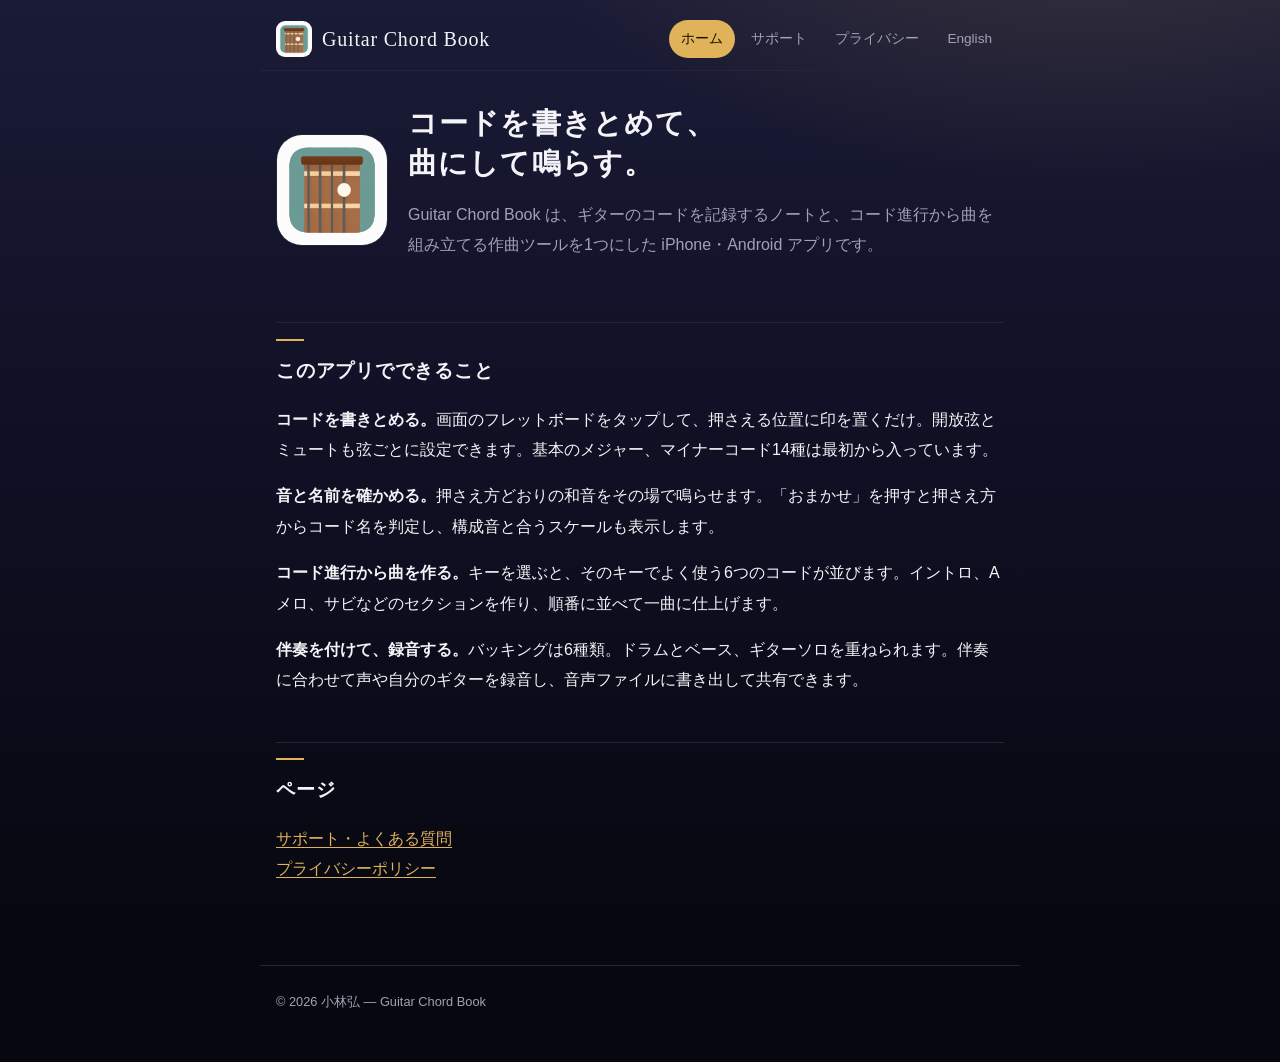
<file: index.html>
<!doctype html>
<html lang="ja">
<head>
<meta charset="utf-8">
<meta name="viewport" content="width=device-width, initial-scale=1">
<meta name="theme-color" content="#07070f">
<link rel="stylesheet" href="style.css">
<title>Guitar Chord Book｜コードを書きとめて、曲にして鳴らす</title>
</head><body>
<header class="bar"><a class="mark" href="index.html"><img src="mark.png" alt=""><span>Guitar Chord Book</span></a><nav><a href="index.html" aria-current="page">ホーム</a><a href="support.html">サポート</a><a href="privacy.html">プライバシー</a><a href="en/index.html">English</a></nav></header>
<main>
<div class="hero"><img src="icon.png" alt="Guitar Chord Book のアイコン"><div>
<h1>コードを書きとめて、<br>曲にして鳴らす。</h1>
<p class="muted">Guitar Chord Book は、ギターのコードを記録するノートと、コード進行から曲を組み立てる作曲ツールを1つにした iPhone・Android アプリです。</p>
</div></div>

<h2>このアプリでできること</h2>
<p><strong>コードを書きとめる。</strong>画面のフレットボードをタップして、押さえる位置に印を置くだけ。開放弦とミュートも弦ごとに設定できます。基本のメジャー、マイナーコード14種は最初から入っています。</p>
<p><strong>音と名前を確かめる。</strong>押さえ方どおりの和音をその場で鳴らせます。「おまかせ」を押すと押さえ方からコード名を判定し、構成音と合うスケールも表示します。</p>
<p><strong>コード進行から曲を作る。</strong>キーを選ぶと、そのキーでよく使う6つのコードが並びます。イントロ、Aメロ、サビなどのセクションを作り、順番に並べて一曲に仕上げます。</p>
<p><strong>伴奏を付けて、録音する。</strong>バッキングは6種類。ドラムとベース、ギターソロを重ねられます。伴奏に合わせて声や自分のギターを録音し、音声ファイルに書き出して共有できます。</p>

<h2>ページ</h2>
<p><a href="support.html">サポート・よくある質問</a><br><a href="privacy.html">プライバシーポリシー</a></p>
</main>
<footer>© 2026 小林弘 — Guitar Chord Book</footer>
</body>
</html>
</file>
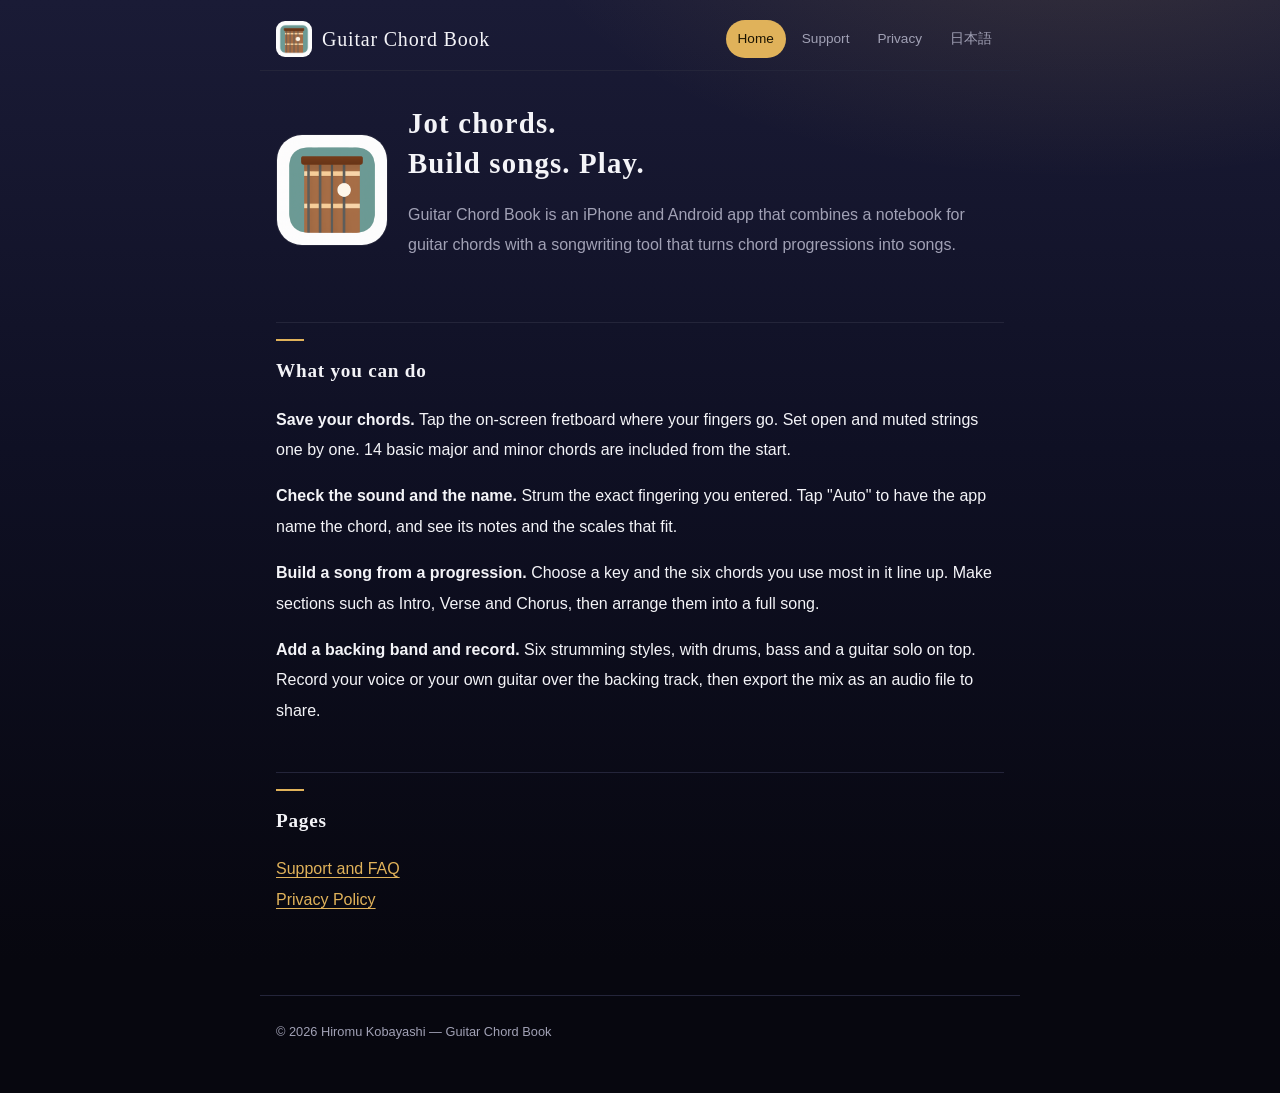
<file: en/index.html>
<!doctype html>
<html lang="en">
<head>
<meta charset="utf-8">
<meta name="viewport" content="width=device-width, initial-scale=1">
<meta name="theme-color" content="#07070f">
<link rel="stylesheet" href="../style.css">
<title>Guitar Chord Book | Jot chords. Build songs. Play.</title>
</head><body>
<header class="bar"><a class="mark" href="index.html"><img src="../mark.png" alt=""><span>Guitar Chord Book</span></a><nav><a href="index.html" aria-current="page">Home</a><a href="support.html">Support</a><a href="privacy.html">Privacy</a><a href="../index.html">日本語</a></nav></header>
<main>
<div class="hero"><img src="../icon.png" alt="Guitar Chord Book icon"><div>
<h1>Jot chords.<br>Build songs. Play.</h1>
<p class="muted">Guitar Chord Book is an iPhone and Android app that combines a notebook for guitar chords with a songwriting tool that turns chord progressions into songs.</p>
</div></div>

<h2>What you can do</h2>
<p><strong>Save your chords.</strong> Tap the on-screen fretboard where your fingers go. Set open and muted strings one by one. 14 basic major and minor chords are included from the start.</p>
<p><strong>Check the sound and the name.</strong> Strum the exact fingering you entered. Tap "Auto" to have the app name the chord, and see its notes and the scales that fit.</p>
<p><strong>Build a song from a progression.</strong> Choose a key and the six chords you use most in it line up. Make sections such as Intro, Verse and Chorus, then arrange them into a full song.</p>
<p><strong>Add a backing band and record.</strong> Six strumming styles, with drums, bass and a guitar solo on top. Record your voice or your own guitar over the backing track, then export the mix as an audio file to share.</p>

<h2>Pages</h2>
<p><a href="support.html">Support and FAQ</a><br><a href="privacy.html">Privacy Policy</a></p>
</main>
<footer>© 2026 Hiromu Kobayashi — Guitar Chord Book</footer>
</body>
</html>
</file>
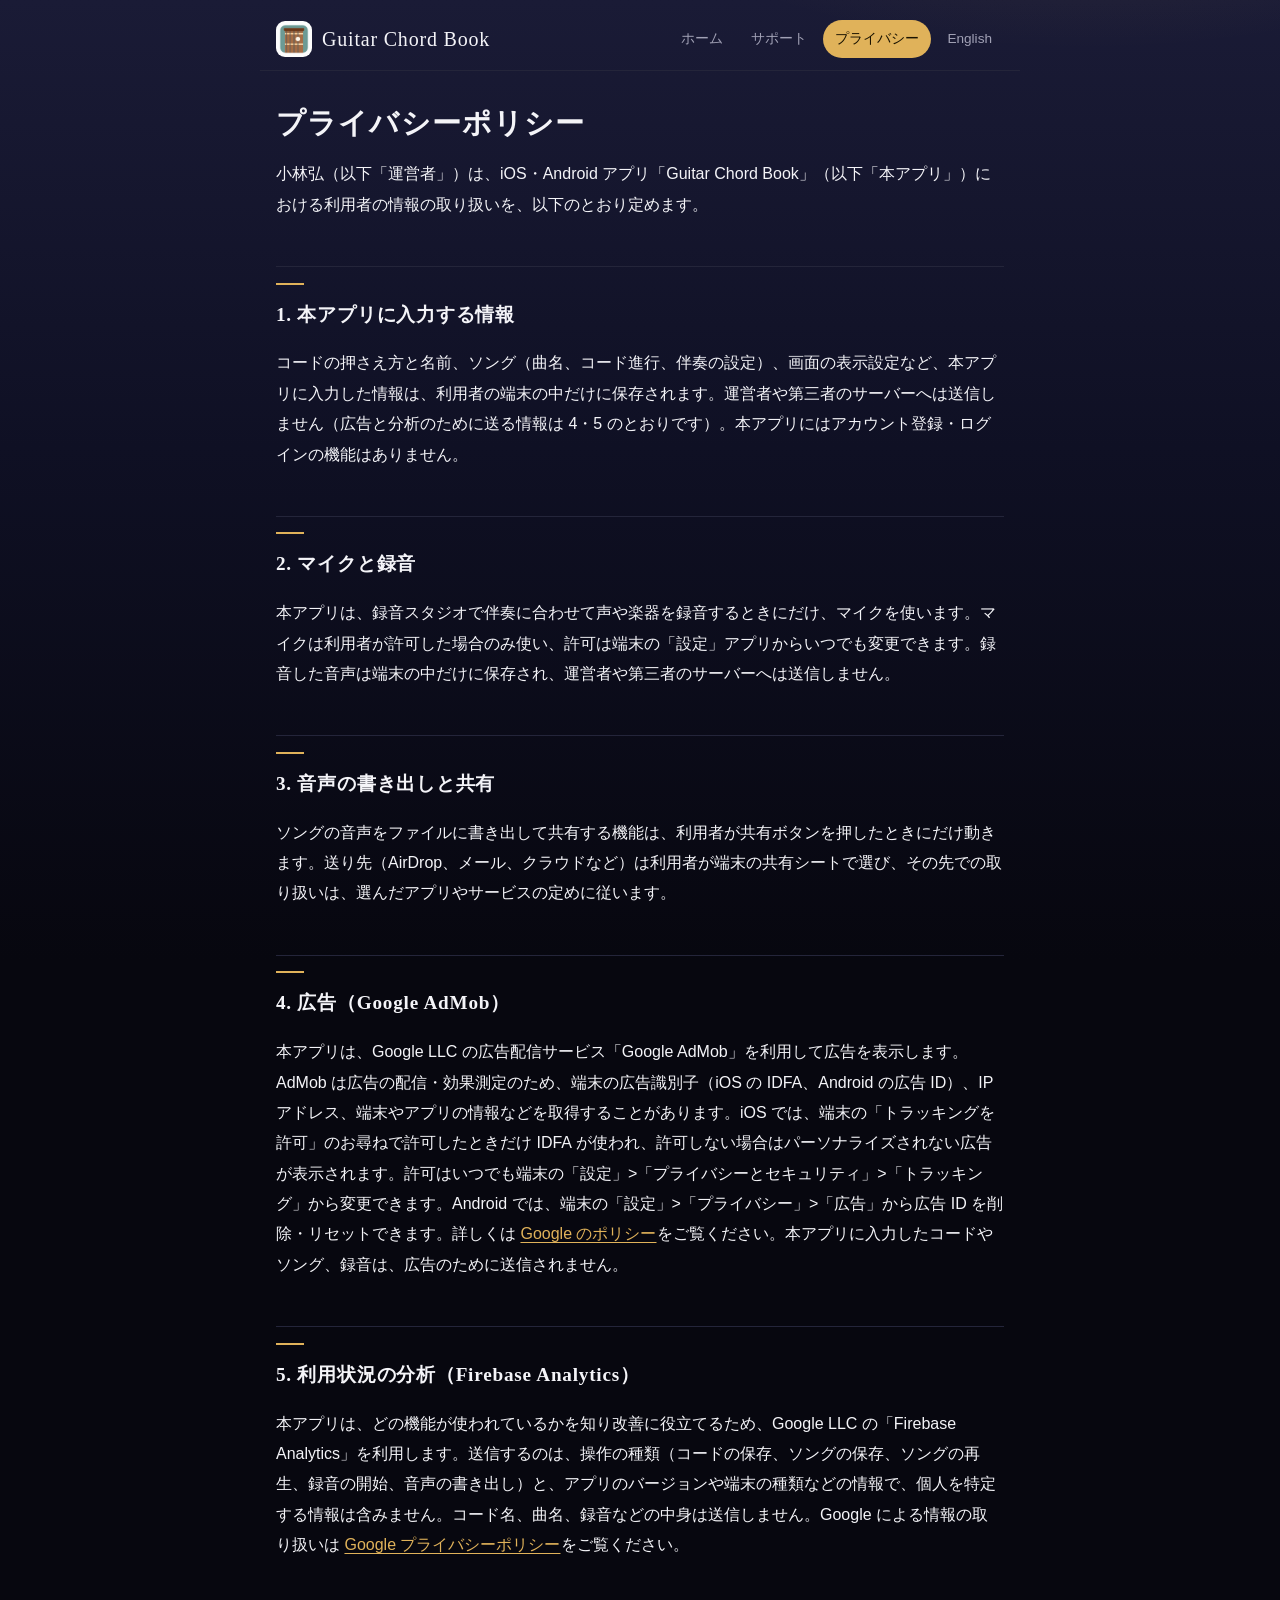
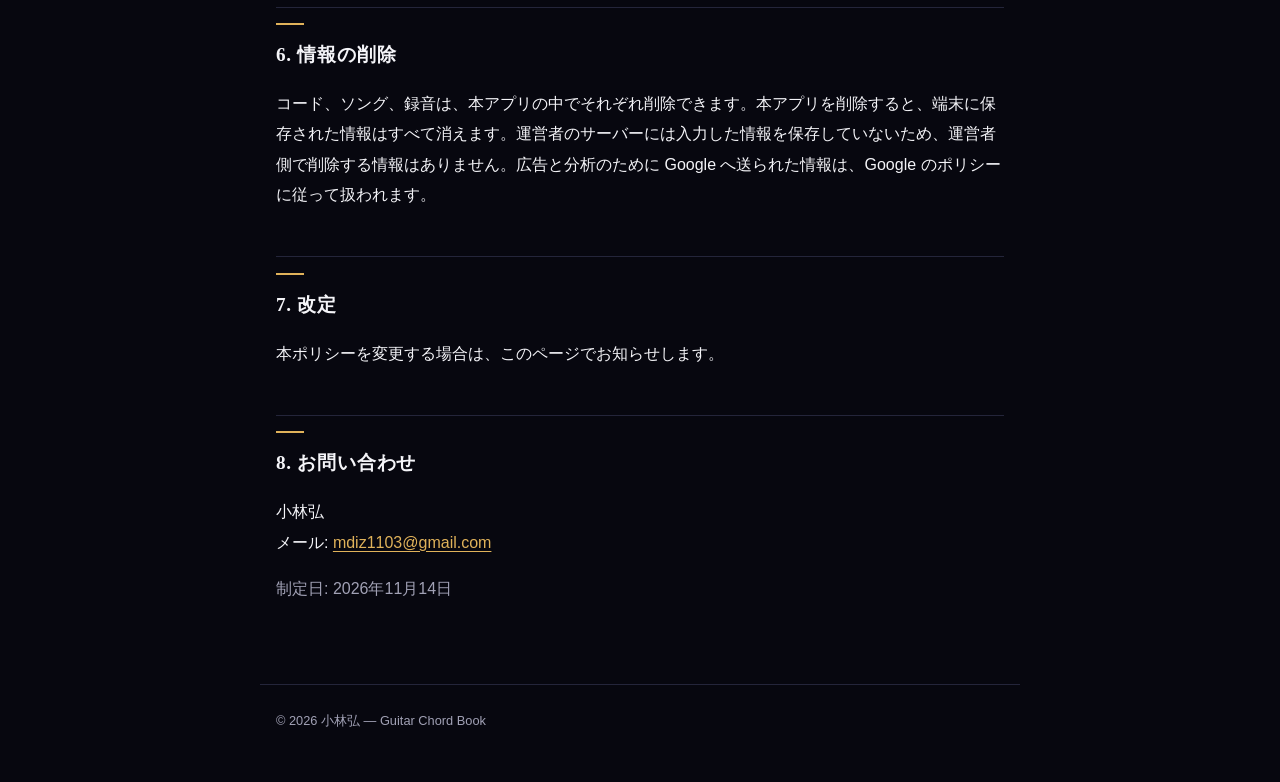
<file: privacy.html>
<!doctype html>
<html lang="ja">
<head>
<meta charset="utf-8">
<meta name="viewport" content="width=device-width, initial-scale=1">
<meta name="theme-color" content="#07070f">
<link rel="stylesheet" href="style.css">
<title>プライバシーポリシー｜Guitar Chord Book</title>
</head><body>
<header class="bar"><a class="mark" href="index.html"><img src="mark.png" alt=""><span>Guitar Chord Book</span></a><nav><a href="index.html">ホーム</a><a href="support.html">サポート</a><a href="privacy.html" aria-current="page">プライバシー</a><a href="en/privacy.html">English</a></nav></header>
<main>
<h1>プライバシーポリシー</h1>
<p>小林弘（以下「運営者」）は、iOS・Android アプリ「Guitar Chord Book」（以下「本アプリ」）における利用者の情報の取り扱いを、以下のとおり定めます。</p>

<h2>1. 本アプリに入力する情報</h2>
<p>コードの押さえ方と名前、ソング（曲名、コード進行、伴奏の設定）、画面の表示設定など、本アプリに入力した情報は、利用者の端末の中だけに保存されます。運営者や第三者のサーバーへは送信しません（広告と分析のために送る情報は 4・5 のとおりです）。本アプリにはアカウント登録・ログインの機能はありません。</p>

<h2>2. マイクと録音</h2>
<p>本アプリは、録音スタジオで伴奏に合わせて声や楽器を録音するときにだけ、マイクを使います。マイクは利用者が許可した場合のみ使い、許可は端末の「設定」アプリからいつでも変更できます。録音した音声は端末の中だけに保存され、運営者や第三者のサーバーへは送信しません。</p>

<h2>3. 音声の書き出しと共有</h2>
<p>ソングの音声をファイルに書き出して共有する機能は、利用者が共有ボタンを押したときにだけ動きます。送り先（AirDrop、メール、クラウドなど）は利用者が端末の共有シートで選び、その先での取り扱いは、選んだアプリやサービスの定めに従います。</p>

<h2>4. 広告（Google AdMob）</h2>
<p>本アプリは、Google LLC の広告配信サービス「Google AdMob」を利用して広告を表示します。AdMob は広告の配信・効果測定のため、端末の広告識別子（iOS の IDFA、Android の広告 ID）、IP アドレス、端末やアプリの情報などを取得することがあります。iOS では、端末の「トラッキングを許可」のお尋ねで許可したときだけ IDFA が使われ、許可しない場合はパーソナライズされない広告が表示されます。許可はいつでも端末の「設定」&gt;「プライバシーとセキュリティ」&gt;「トラッキング」から変更できます。Android では、端末の「設定」&gt;「プライバシー」&gt;「広告」から広告 ID を削除・リセットできます。詳しくは <a href="https://policies.google.com/technologies/ads">Google のポリシー</a>をご覧ください。本アプリに入力したコードやソング、録音は、広告のために送信されません。</p>

<h2>5. 利用状況の分析（Firebase Analytics）</h2>
<p>本アプリは、どの機能が使われているかを知り改善に役立てるため、Google LLC の「Firebase Analytics」を利用します。送信するのは、操作の種類（コードの保存、ソングの保存、ソングの再生、録音の開始、音声の書き出し）と、アプリのバージョンや端末の種類などの情報で、個人を特定する情報は含みません。コード名、曲名、録音などの中身は送信しません。Google による情報の取り扱いは <a href="https://policies.google.com/privacy">Google プライバシーポリシー</a>をご覧ください。</p>

<h2>6. 情報の削除</h2>
<p>コード、ソング、録音は、本アプリの中でそれぞれ削除できます。本アプリを削除すると、端末に保存された情報はすべて消えます。運営者のサーバーには入力した情報を保存していないため、運営者側で削除する情報はありません。広告と分析のために Google へ送られた情報は、Google のポリシーに従って扱われます。</p>

<h2>7. 改定</h2>
<p>本ポリシーを変更する場合は、このページでお知らせします。</p>

<h2>8. お問い合わせ</h2>
<p>小林弘<br>メール: <a href="mailto:mdiz1103@gmail.com">mdiz1103@gmail.com</a></p>

<p class="muted">制定日: 2026年11月14日</p>
</main>
<footer>© 2026 小林弘 — Guitar Chord Book</footer>
</body>
</html>
</file>
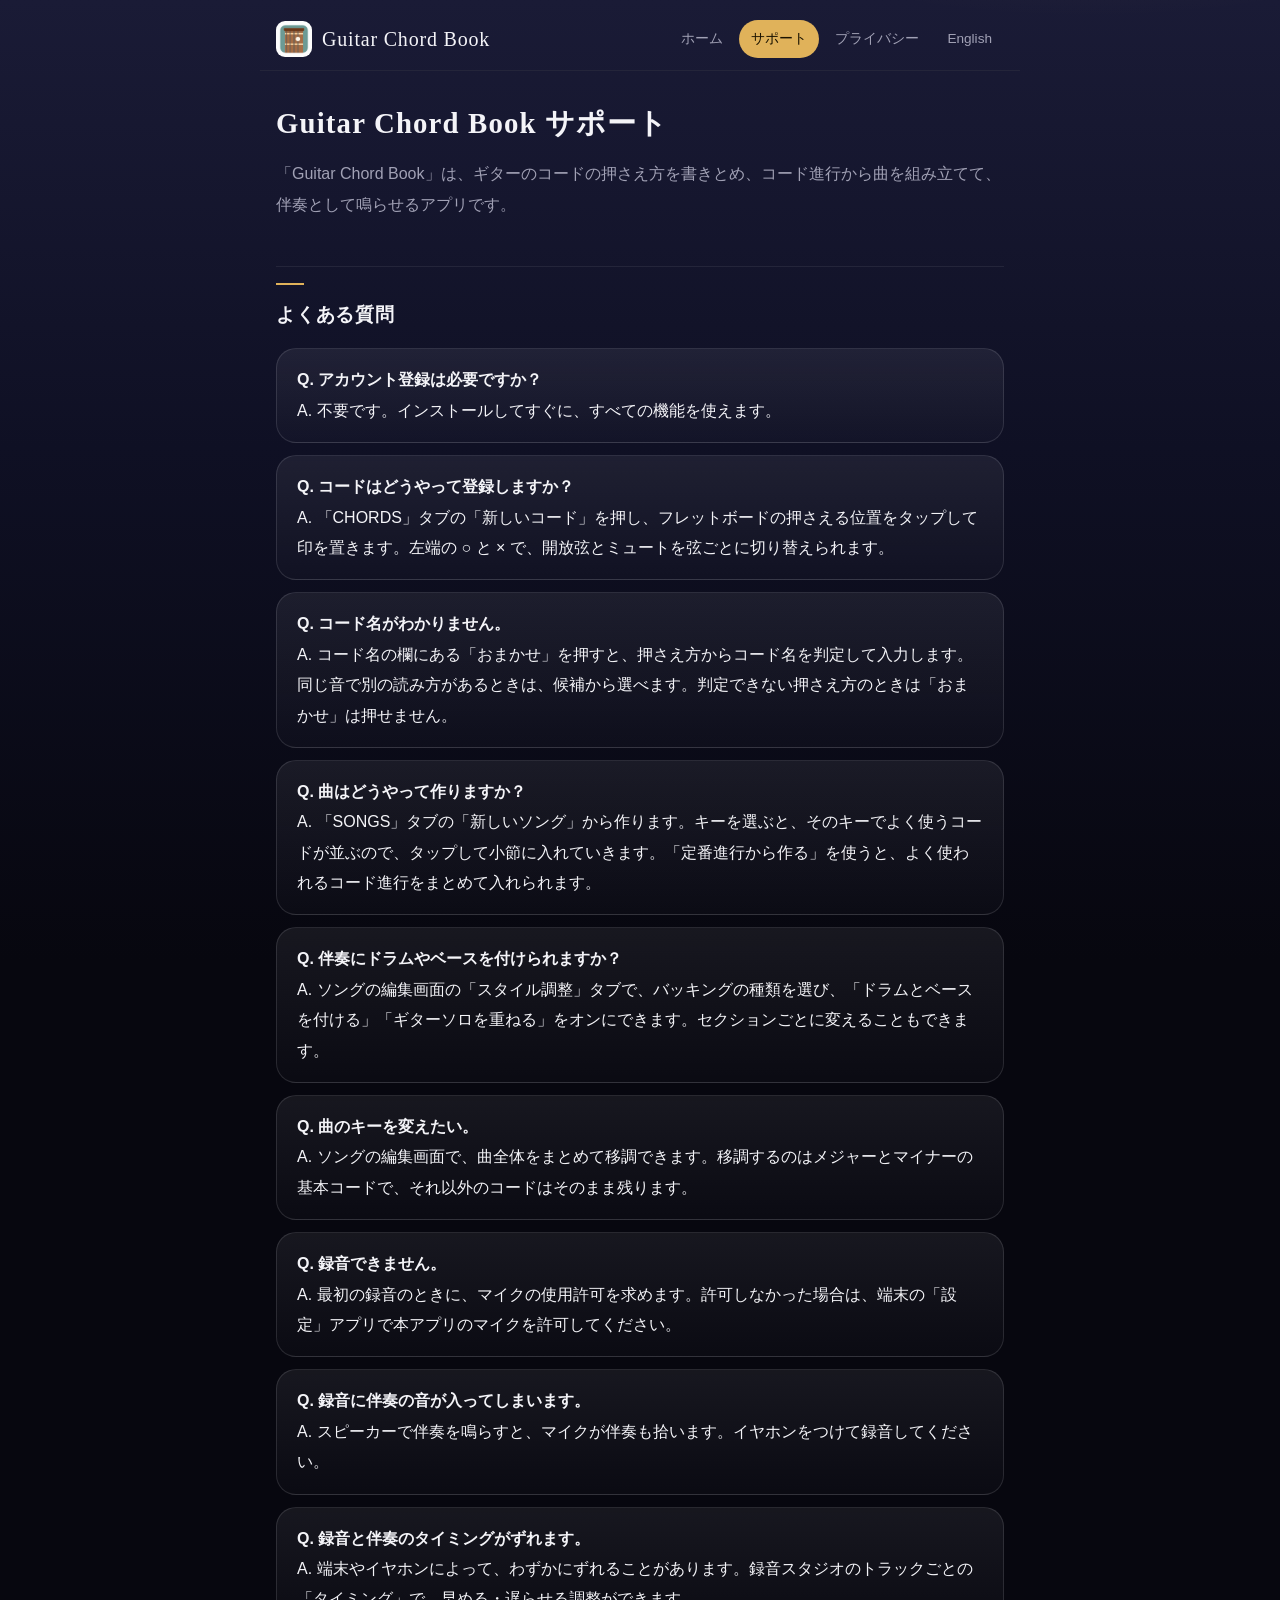
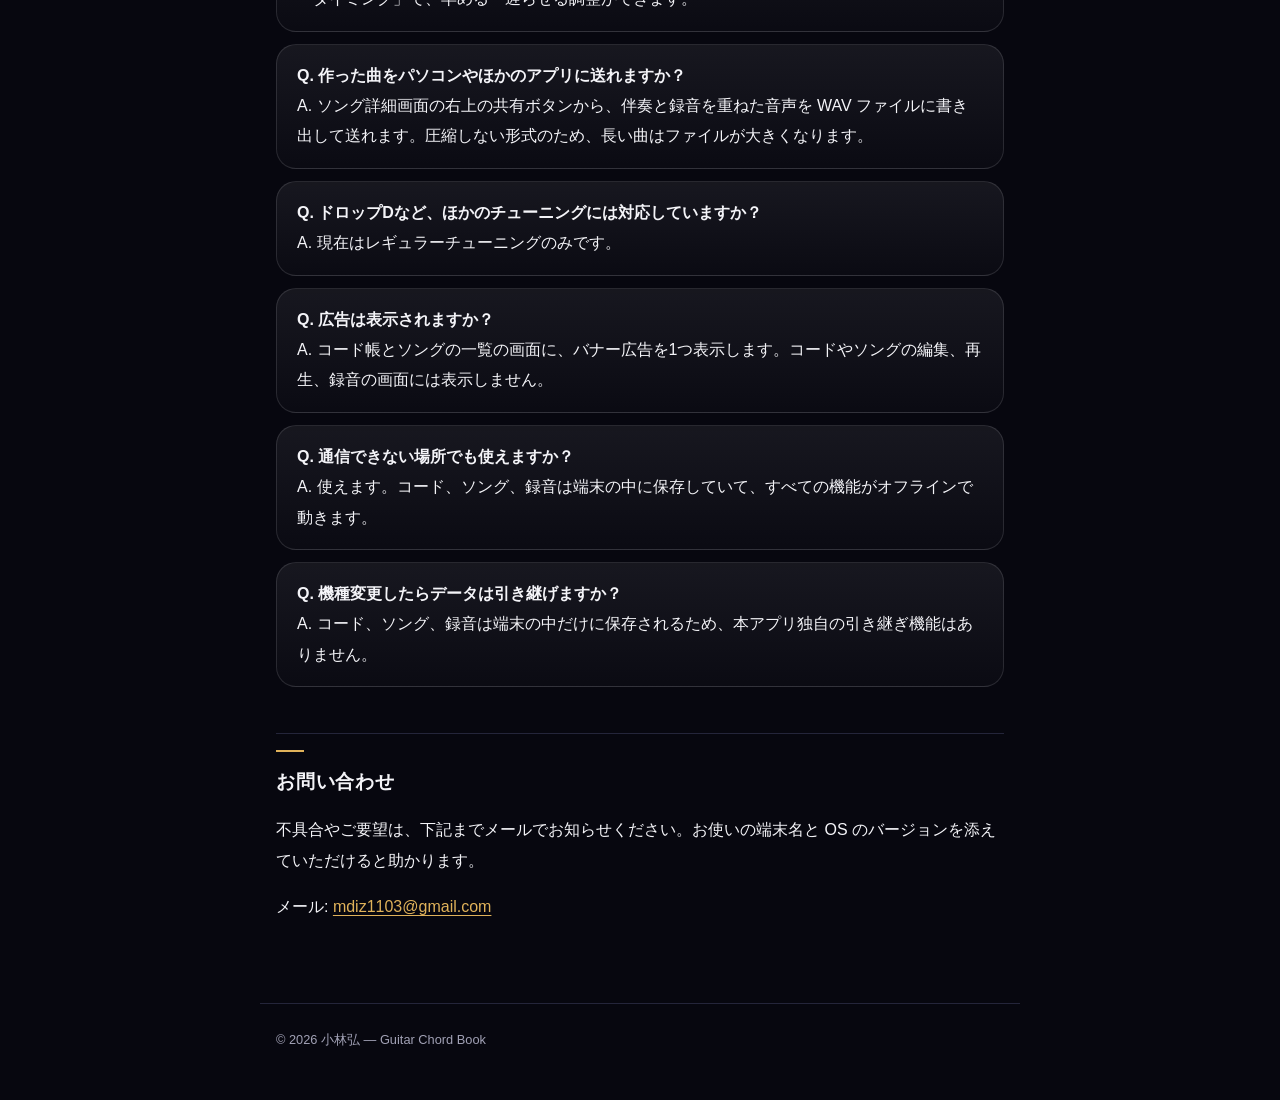
<file: support.html>
<!doctype html>
<html lang="ja">
<head>
<meta charset="utf-8">
<meta name="viewport" content="width=device-width, initial-scale=1">
<meta name="theme-color" content="#07070f">
<link rel="stylesheet" href="style.css">
<title>サポート｜Guitar Chord Book</title>
</head><body>
<header class="bar"><a class="mark" href="index.html"><img src="mark.png" alt=""><span>Guitar Chord Book</span></a><nav><a href="index.html">ホーム</a><a href="support.html" aria-current="page">サポート</a><a href="privacy.html">プライバシー</a><a href="en/support.html">English</a></nav></header>
<main>
<h1>Guitar Chord Book サポート</h1>
<p class="muted">「Guitar Chord Book」は、ギターのコードの押さえ方を書きとめ、コード進行から曲を組み立てて、伴奏として鳴らせるアプリです。</p>

<h2>よくある質問</h2>
<div class="qa"><p><strong>Q. アカウント登録は必要ですか？</strong><br>A. 不要です。インストールしてすぐに、すべての機能を使えます。</p></div>
<div class="qa"><p><strong>Q. コードはどうやって登録しますか？</strong><br>A. 「CHORDS」タブの「新しいコード」を押し、フレットボードの押さえる位置をタップして印を置きます。左端の ○ と × で、開放弦とミュートを弦ごとに切り替えられます。</p></div>
<div class="qa"><p><strong>Q. コード名がわかりません。</strong><br>A. コード名の欄にある「おまかせ」を押すと、押さえ方からコード名を判定して入力します。同じ音で別の読み方があるときは、候補から選べます。判定できない押さえ方のときは「おまかせ」は押せません。</p></div>
<div class="qa"><p><strong>Q. 曲はどうやって作りますか？</strong><br>A. 「SONGS」タブの「新しいソング」から作ります。キーを選ぶと、そのキーでよく使うコードが並ぶので、タップして小節に入れていきます。「定番進行から作る」を使うと、よく使われるコード進行をまとめて入れられます。</p></div>
<div class="qa"><p><strong>Q. 伴奏にドラムやベースを付けられますか？</strong><br>A. ソングの編集画面の「スタイル調整」タブで、バッキングの種類を選び、「ドラムとベースを付ける」「ギターソロを重ねる」をオンにできます。セクションごとに変えることもできます。</p></div>
<div class="qa"><p><strong>Q. 曲のキーを変えたい。</strong><br>A. ソングの編集画面で、曲全体をまとめて移調できます。移調するのはメジャーとマイナーの基本コードで、それ以外のコードはそのまま残ります。</p></div>
<div class="qa"><p><strong>Q. 録音できません。</strong><br>A. 最初の録音のときに、マイクの使用許可を求めます。許可しなかった場合は、端末の「設定」アプリで本アプリのマイクを許可してください。</p></div>
<div class="qa"><p><strong>Q. 録音に伴奏の音が入ってしまいます。</strong><br>A. スピーカーで伴奏を鳴らすと、マイクが伴奏も拾います。イヤホンをつけて録音してください。</p></div>
<div class="qa"><p><strong>Q. 録音と伴奏のタイミングがずれます。</strong><br>A. 端末やイヤホンによって、わずかにずれることがあります。録音スタジオのトラックごとの「タイミング」で、早める・遅らせる調整ができます。</p></div>
<div class="qa"><p><strong>Q. 作った曲をパソコンやほかのアプリに送れますか？</strong><br>A. ソング詳細画面の右上の共有ボタンから、伴奏と録音を重ねた音声を WAV ファイルに書き出して送れます。圧縮しない形式のため、長い曲はファイルが大きくなります。</p></div>
<div class="qa"><p><strong>Q. ドロップDなど、ほかのチューニングには対応していますか？</strong><br>A. 現在はレギュラーチューニングのみです。</p></div>
<div class="qa"><p><strong>Q. 広告は表示されますか？</strong><br>A. コード帳とソングの一覧の画面に、バナー広告を1つ表示します。コードやソングの編集、再生、録音の画面には表示しません。</p></div>
<div class="qa"><p><strong>Q. 通信できない場所でも使えますか？</strong><br>A. 使えます。コード、ソング、録音は端末の中に保存していて、すべての機能がオフラインで動きます。</p></div>
<div class="qa"><p><strong>Q. 機種変更したらデータは引き継げますか？</strong><br>A. コード、ソング、録音は端末の中だけに保存されるため、本アプリ独自の引き継ぎ機能はありません。</p></div>

<h2>お問い合わせ</h2>
<p>不具合やご要望は、下記までメールでお知らせください。お使いの端末名と OS のバージョンを添えていただけると助かります。</p>
<p>メール: <a href="mailto:mdiz1103@gmail.com">mdiz1103@gmail.com</a></p>
</main>
<footer>© 2026 小林弘 — Guitar Chord Book</footer>
</body>
</html>
</file>
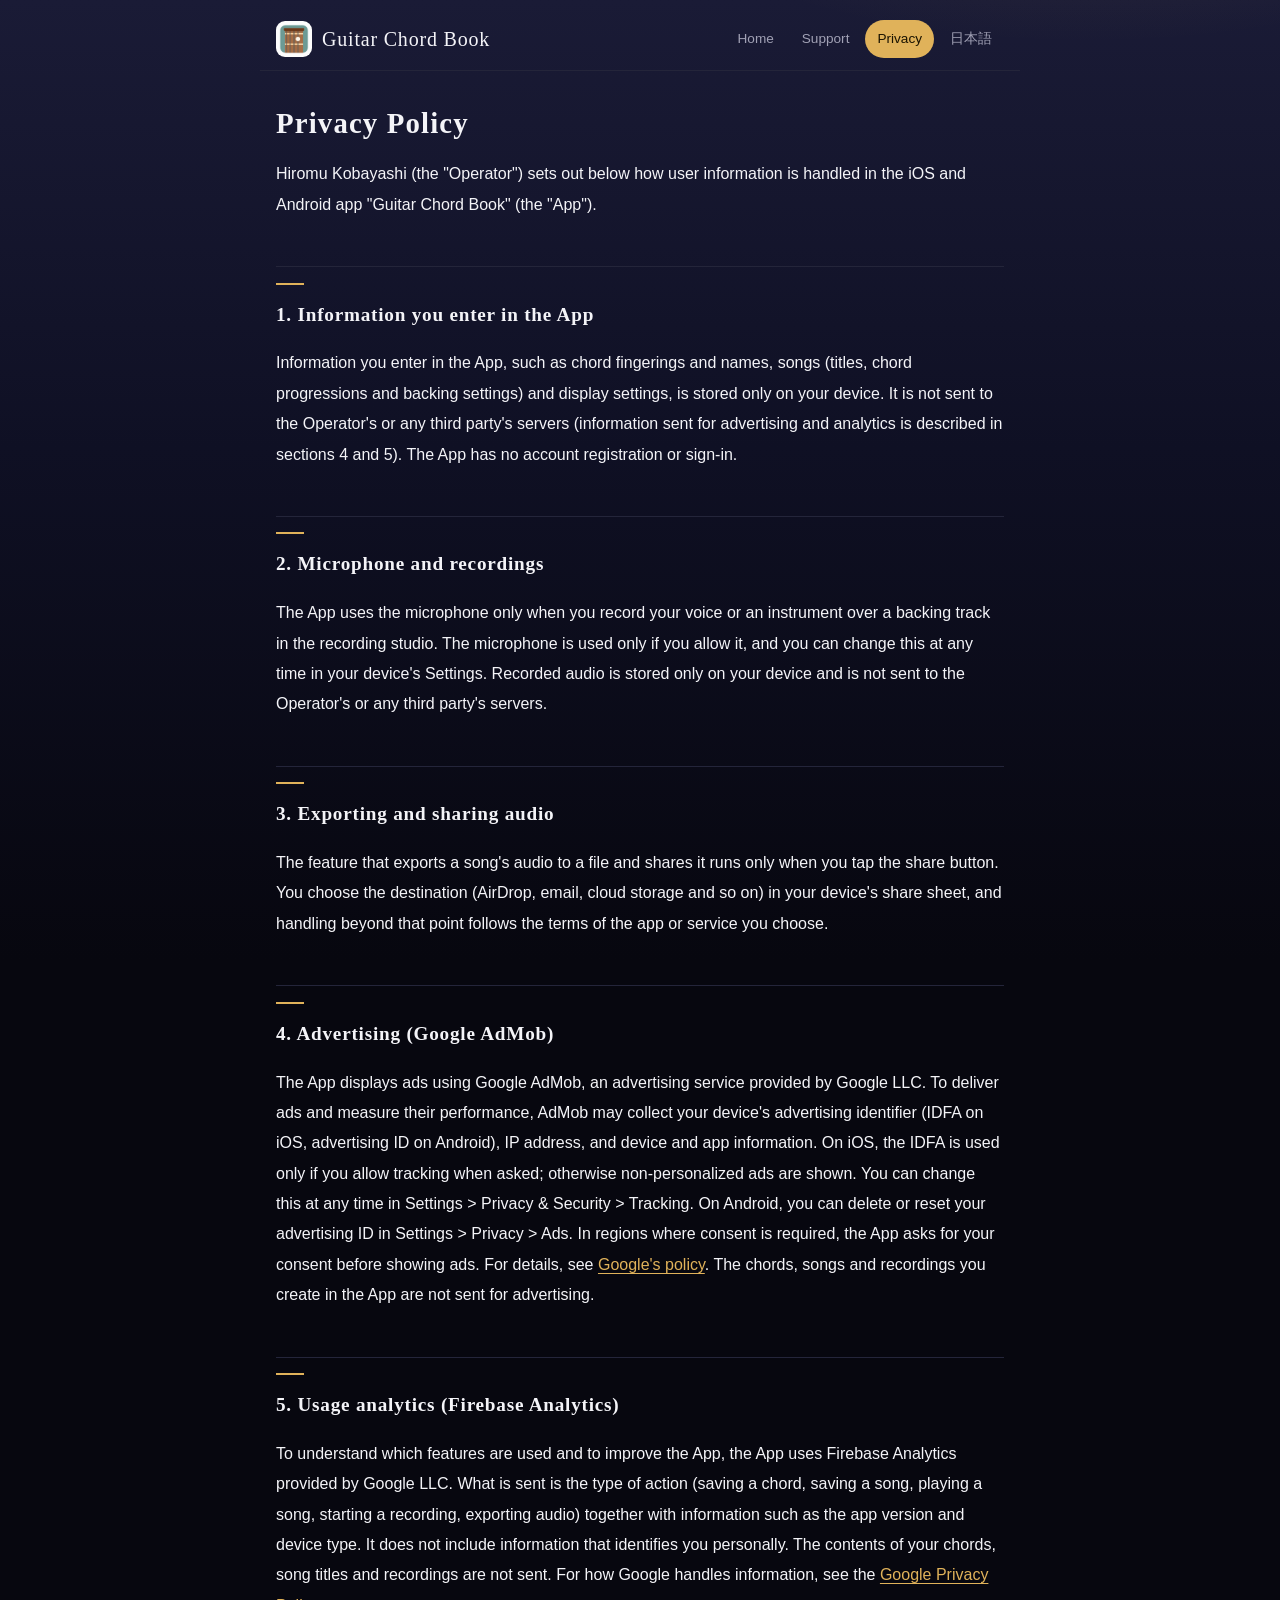
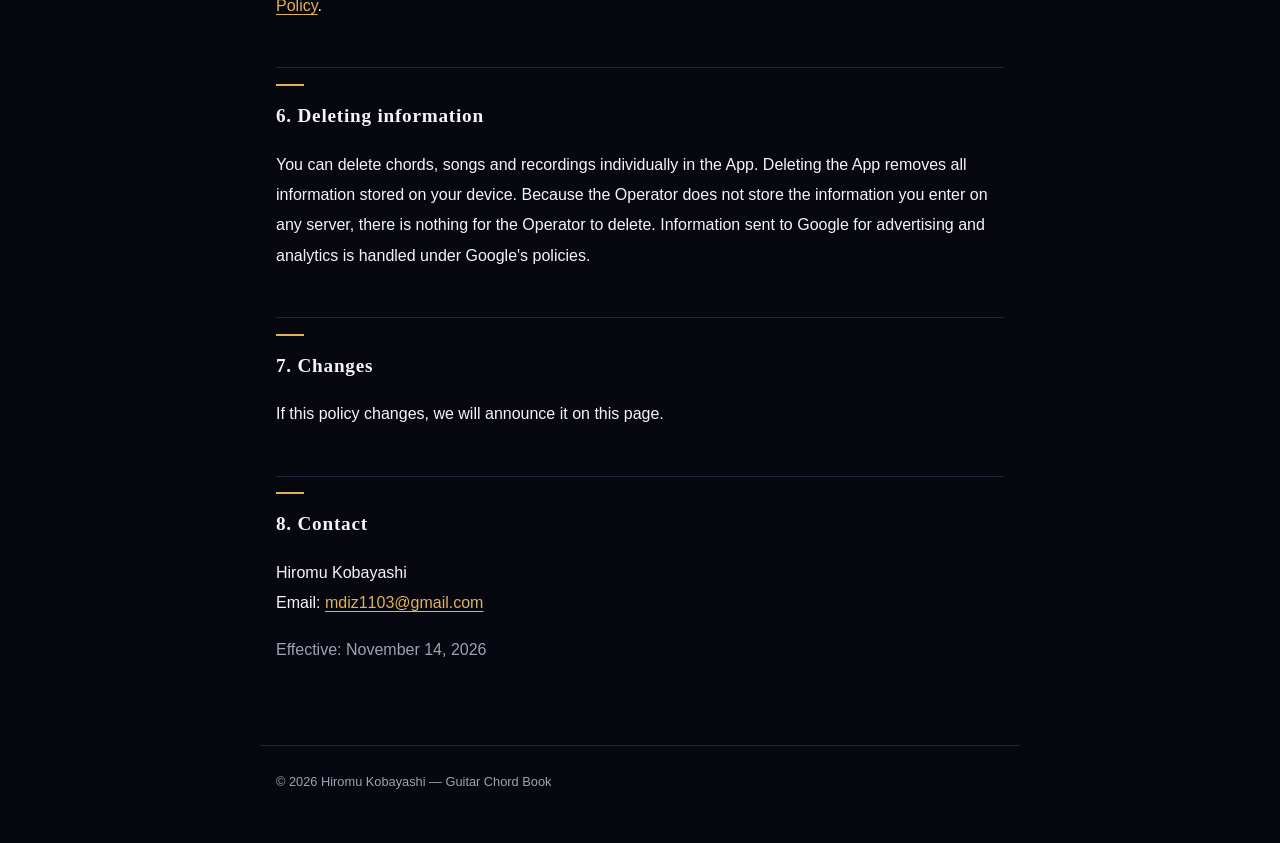
<file: en/privacy.html>
<!doctype html>
<html lang="en">
<head>
<meta charset="utf-8">
<meta name="viewport" content="width=device-width, initial-scale=1">
<meta name="theme-color" content="#07070f">
<link rel="stylesheet" href="../style.css">
<title>Privacy Policy | Guitar Chord Book</title>
</head><body>
<header class="bar"><a class="mark" href="index.html"><img src="../mark.png" alt=""><span>Guitar Chord Book</span></a><nav><a href="index.html">Home</a><a href="support.html">Support</a><a href="privacy.html" aria-current="page">Privacy</a><a href="../privacy.html">日本語</a></nav></header>
<main>
<h1>Privacy Policy</h1>
<p>Hiromu Kobayashi (the "Operator") sets out below how user information is handled in the iOS and Android app "Guitar Chord Book" (the "App").</p>

<h2>1. Information you enter in the App</h2>
<p>Information you enter in the App, such as chord fingerings and names, songs (titles, chord progressions and backing settings) and display settings, is stored only on your device. It is not sent to the Operator's or any third party's servers (information sent for advertising and analytics is described in sections 4 and 5). The App has no account registration or sign-in.</p>

<h2>2. Microphone and recordings</h2>
<p>The App uses the microphone only when you record your voice or an instrument over a backing track in the recording studio. The microphone is used only if you allow it, and you can change this at any time in your device's Settings. Recorded audio is stored only on your device and is not sent to the Operator's or any third party's servers.</p>

<h2>3. Exporting and sharing audio</h2>
<p>The feature that exports a song's audio to a file and shares it runs only when you tap the share button. You choose the destination (AirDrop, email, cloud storage and so on) in your device's share sheet, and handling beyond that point follows the terms of the app or service you choose.</p>

<h2>4. Advertising (Google AdMob)</h2>
<p>The App displays ads using Google AdMob, an advertising service provided by Google LLC. To deliver ads and measure their performance, AdMob may collect your device's advertising identifier (IDFA on iOS, advertising ID on Android), IP address, and device and app information. On iOS, the IDFA is used only if you allow tracking when asked; otherwise non-personalized ads are shown. You can change this at any time in Settings &gt; Privacy &amp; Security &gt; Tracking. On Android, you can delete or reset your advertising ID in Settings &gt; Privacy &gt; Ads. In regions where consent is required, the App asks for your consent before showing ads. For details, see <a href="https://policies.google.com/technologies/ads">Google's policy</a>. The chords, songs and recordings you create in the App are not sent for advertising.</p>

<h2>5. Usage analytics (Firebase Analytics)</h2>
<p>To understand which features are used and to improve the App, the App uses Firebase Analytics provided by Google LLC. What is sent is the type of action (saving a chord, saving a song, playing a song, starting a recording, exporting audio) together with information such as the app version and device type. It does not include information that identifies you personally. The contents of your chords, song titles and recordings are not sent. For how Google handles information, see the <a href="https://policies.google.com/privacy">Google Privacy Policy</a>.</p>

<h2>6. Deleting information</h2>
<p>You can delete chords, songs and recordings individually in the App. Deleting the App removes all information stored on your device. Because the Operator does not store the information you enter on any server, there is nothing for the Operator to delete. Information sent to Google for advertising and analytics is handled under Google's policies.</p>

<h2>7. Changes</h2>
<p>If this policy changes, we will announce it on this page.</p>

<h2>8. Contact</h2>
<p>Hiromu Kobayashi<br>Email: <a href="mailto:mdiz1103@gmail.com">mdiz1103@gmail.com</a></p>

<p class="muted">Effective: November 14, 2026</p>
</main>
<footer>© 2026 Hiromu Kobayashi — Guitar Chord Book</footer>
</body>
</html>
</file>
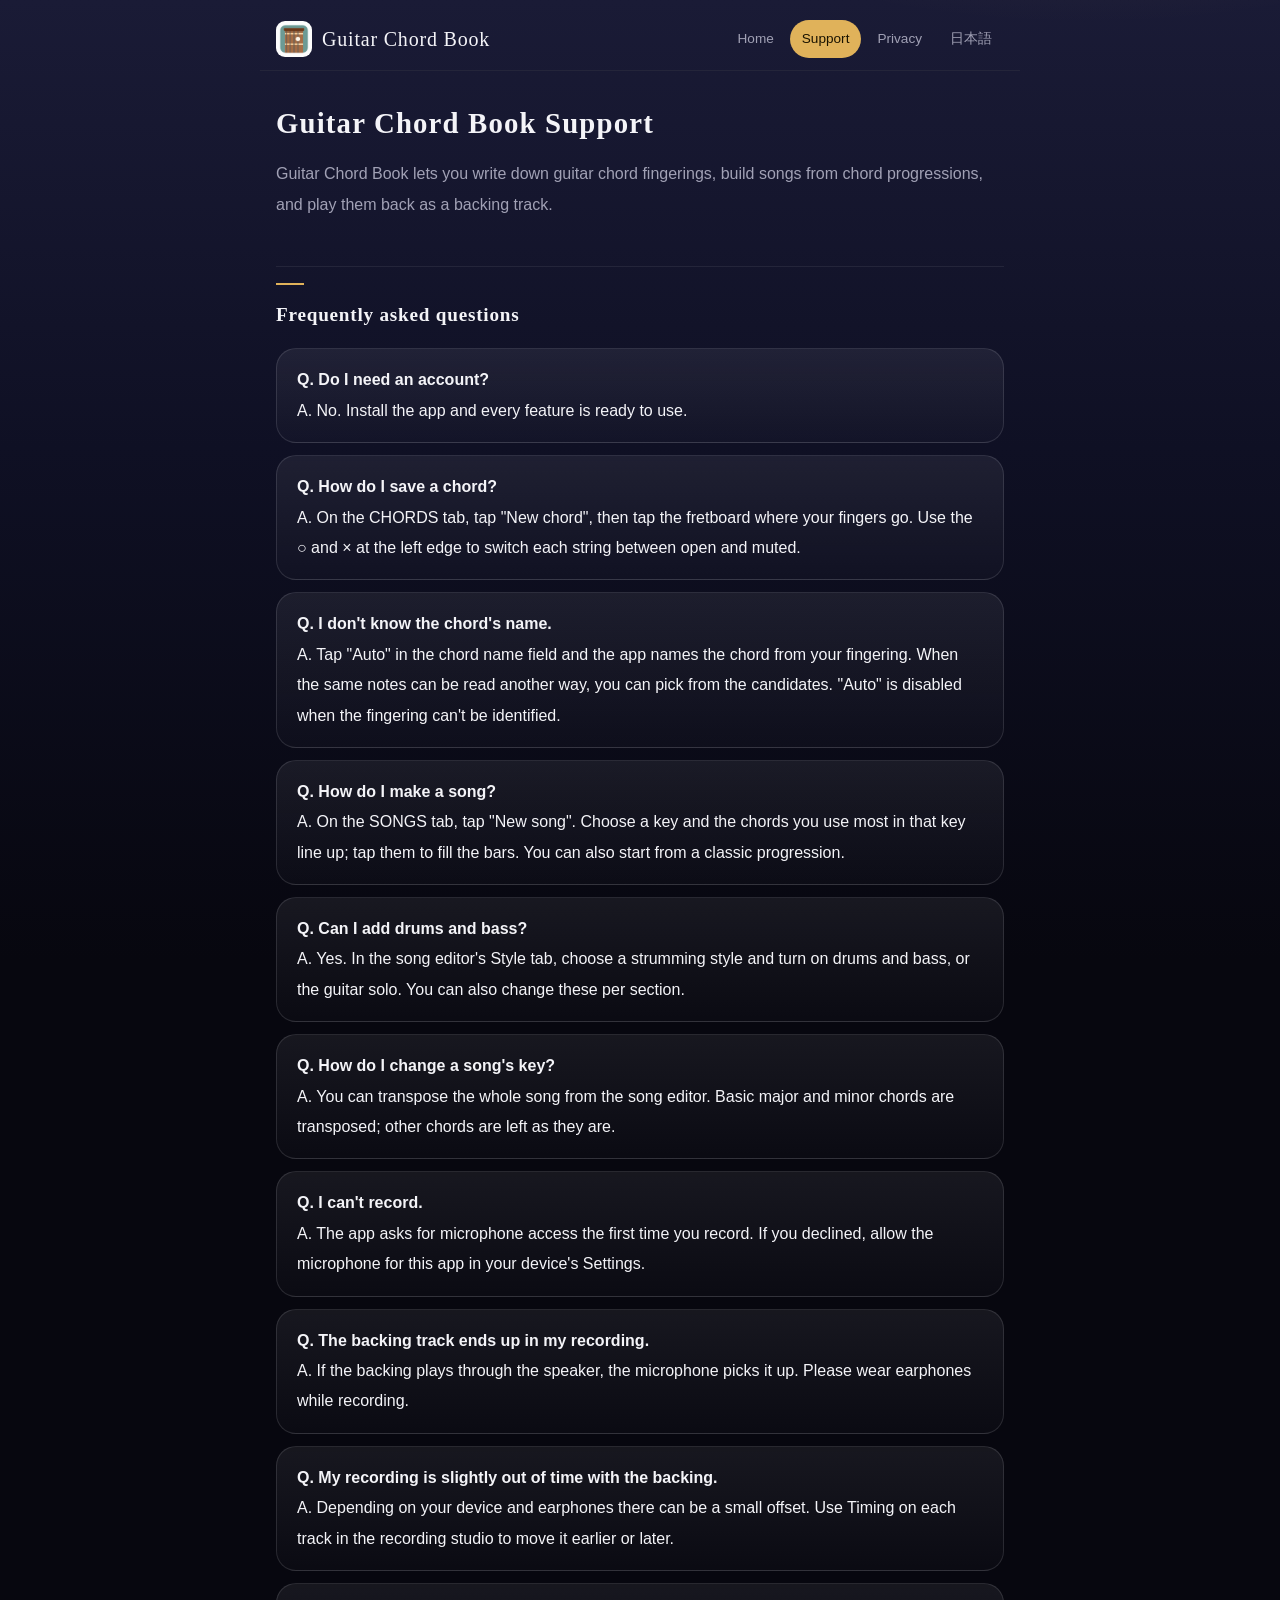
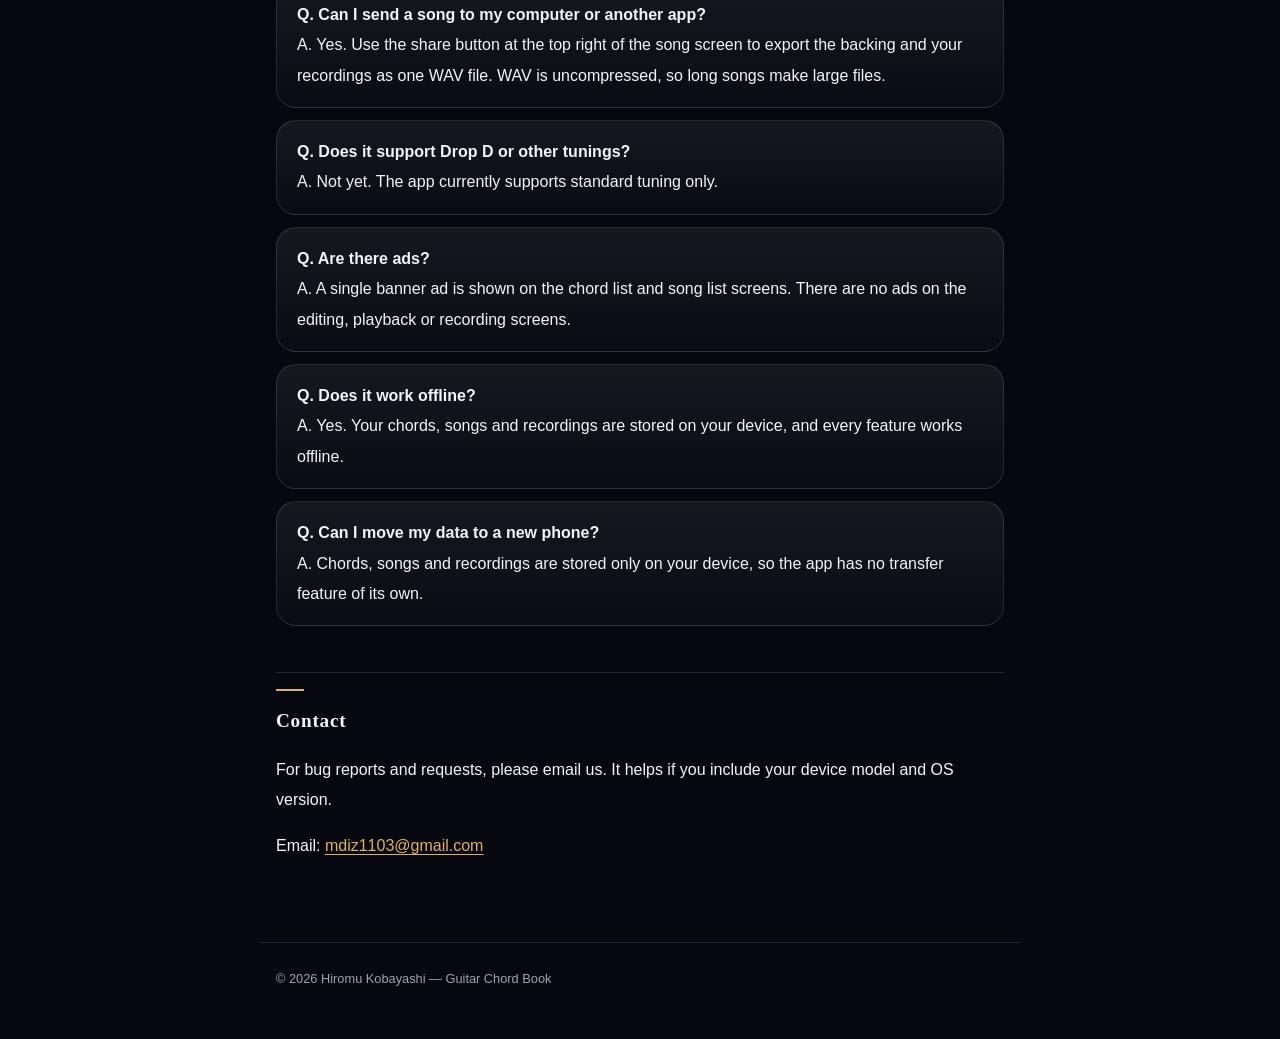
<file: en/support.html>
<!doctype html>
<html lang="en">
<head>
<meta charset="utf-8">
<meta name="viewport" content="width=device-width, initial-scale=1">
<meta name="theme-color" content="#07070f">
<link rel="stylesheet" href="../style.css">
<title>Support | Guitar Chord Book</title>
</head><body>
<header class="bar"><a class="mark" href="index.html"><img src="../mark.png" alt=""><span>Guitar Chord Book</span></a><nav><a href="index.html">Home</a><a href="support.html" aria-current="page">Support</a><a href="privacy.html">Privacy</a><a href="../support.html">日本語</a></nav></header>
<main>
<h1>Guitar Chord Book Support</h1>
<p class="muted">Guitar Chord Book lets you write down guitar chord fingerings, build songs from chord progressions, and play them back as a backing track.</p>

<h2>Frequently asked questions</h2>
<div class="qa"><p><strong>Q. Do I need an account?</strong><br>A. No. Install the app and every feature is ready to use.</p></div>
<div class="qa"><p><strong>Q. How do I save a chord?</strong><br>A. On the CHORDS tab, tap "New chord", then tap the fretboard where your fingers go. Use the ○ and × at the left edge to switch each string between open and muted.</p></div>
<div class="qa"><p><strong>Q. I don't know the chord's name.</strong><br>A. Tap "Auto" in the chord name field and the app names the chord from your fingering. When the same notes can be read another way, you can pick from the candidates. "Auto" is disabled when the fingering can't be identified.</p></div>
<div class="qa"><p><strong>Q. How do I make a song?</strong><br>A. On the SONGS tab, tap "New song". Choose a key and the chords you use most in that key line up; tap them to fill the bars. You can also start from a classic progression.</p></div>
<div class="qa"><p><strong>Q. Can I add drums and bass?</strong><br>A. Yes. In the song editor's Style tab, choose a strumming style and turn on drums and bass, or the guitar solo. You can also change these per section.</p></div>
<div class="qa"><p><strong>Q. How do I change a song's key?</strong><br>A. You can transpose the whole song from the song editor. Basic major and minor chords are transposed; other chords are left as they are.</p></div>
<div class="qa"><p><strong>Q. I can't record.</strong><br>A. The app asks for microphone access the first time you record. If you declined, allow the microphone for this app in your device's Settings.</p></div>
<div class="qa"><p><strong>Q. The backing track ends up in my recording.</strong><br>A. If the backing plays through the speaker, the microphone picks it up. Please wear earphones while recording.</p></div>
<div class="qa"><p><strong>Q. My recording is slightly out of time with the backing.</strong><br>A. Depending on your device and earphones there can be a small offset. Use Timing on each track in the recording studio to move it earlier or later.</p></div>
<div class="qa"><p><strong>Q. Can I send a song to my computer or another app?</strong><br>A. Yes. Use the share button at the top right of the song screen to export the backing and your recordings as one WAV file. WAV is uncompressed, so long songs make large files.</p></div>
<div class="qa"><p><strong>Q. Does it support Drop D or other tunings?</strong><br>A. Not yet. The app currently supports standard tuning only.</p></div>
<div class="qa"><p><strong>Q. Are there ads?</strong><br>A. A single banner ad is shown on the chord list and song list screens. There are no ads on the editing, playback or recording screens.</p></div>
<div class="qa"><p><strong>Q. Does it work offline?</strong><br>A. Yes. Your chords, songs and recordings are stored on your device, and every feature works offline.</p></div>
<div class="qa"><p><strong>Q. Can I move my data to a new phone?</strong><br>A. Chords, songs and recordings are stored only on your device, so the app has no transfer feature of its own.</p></div>

<h2>Contact</h2>
<p>For bug reports and requests, please email us. It helps if you include your device model and OS version.</p>
<p>Email: <a href="mailto:mdiz1103@gmail.com">mdiz1103@gmail.com</a></p>
</main>
<footer>© 2026 Hiromu Kobayashi — Guitar Chord Book</footer>
</body>
</html>
</file>
<file: style.css>
/* Guitar Chord Book のページ: アプリと同じ「夜のステージ」。藍の地・金の照明・珊瑚色の印、見出しはセリフ体。 */
:root {
  --night: #07070f;
  --night-2: #11121f;
  --hairline: #24253a;
  --text: #f4f4f8;
  --sub: #a1a1b5;
  --gold: #e0b25a;
  --coral: #ff6b6b;
  --serif: "Bodoni 72", Georgia, "Hiragino Mincho ProN", "Yu Mincho", serif;
  --gothic: -apple-system, "Hiragino Sans", "Noto Sans JP", sans-serif;
}
* { box-sizing: border-box; }
html { background: var(--night); }
body {
  margin: 0;
  color: var(--text);
  font-family: var(--gothic);
  line-height: 1.9;
  background:
    radial-gradient(60rem 30rem at 85% -10%, rgba(224, 178, 90, 0.16), transparent 60%),
    linear-gradient(180deg, #1a1b36 0, #0f1024 28rem, var(--night) 60rem),
    var(--night);
  background-repeat: no-repeat;
  min-height: 100vh;
}
a { color: var(--gold); text-underline-offset: 3px; }
.bar {
  display: flex; align-items: center; gap: 12px; flex-wrap: wrap;
  max-width: 760px; margin: 0 auto; padding: 20px 16px 12px;
  border-bottom: 1px solid var(--hairline);
}
.bar .mark { display: flex; align-items: center; gap: 10px; color: var(--text); text-decoration: none; }
.bar .mark img { width: 36px; height: 36px; border-radius: 9px; }
.bar .mark span { font-family: var(--serif); font-size: 1.25rem; letter-spacing: 0.04em; }
.bar nav { margin-left: auto; display: flex; gap: 4px; }
.bar nav a {
  color: var(--sub); text-decoration: none; font-size: 0.85rem;
  padding: 6px 12px; border-radius: 999px;
}
.bar nav a[aria-current="page"] { color: #1a1300; background: var(--gold); }
main { max-width: 760px; margin: 0 auto; padding: 32px 16px 64px; }
h1 { font-family: var(--serif); font-weight: 600; font-size: 1.8rem; letter-spacing: 0.04em; line-height: 1.4; margin: 0 0 16px; }
h2 {
  font-family: var(--serif); font-weight: 600; font-size: 1.2rem; letter-spacing: 0.04em;
  margin: 2.4em 0 0.8em; padding-top: 0.8em; border-top: 1px solid var(--hairline);
}
h2::before { content: ""; display: block; width: 28px; height: 2px; background: var(--gold); margin-bottom: 12px; }
p { margin: 0 0 1em; }
.muted { color: var(--sub); }
.hero { display: flex; gap: 20px; align-items: center; margin-bottom: 24px; }
.hero img { width: 112px; height: 112px; border-radius: 26px; border: 1px solid var(--hairline); flex: none; }
.qa {
  background: linear-gradient(180deg, rgba(244, 244, 248, 0.07), rgba(244, 244, 248, 0.02));
  border: 1px solid rgba(244, 244, 248, 0.12);
  border-radius: 20px; padding: 16px 20px; margin: 0 0 12px;
}
.qa p { margin: 0; }
footer { max-width: 760px; margin: 0 auto; padding: 24px 16px 48px; color: var(--sub); font-size: 0.8rem; border-top: 1px solid var(--hairline); }
@media (max-width: 480px) {
  .hero { flex-direction: column; align-items: flex-start; }
  .bar nav { margin-left: 0; }
}
</file>
